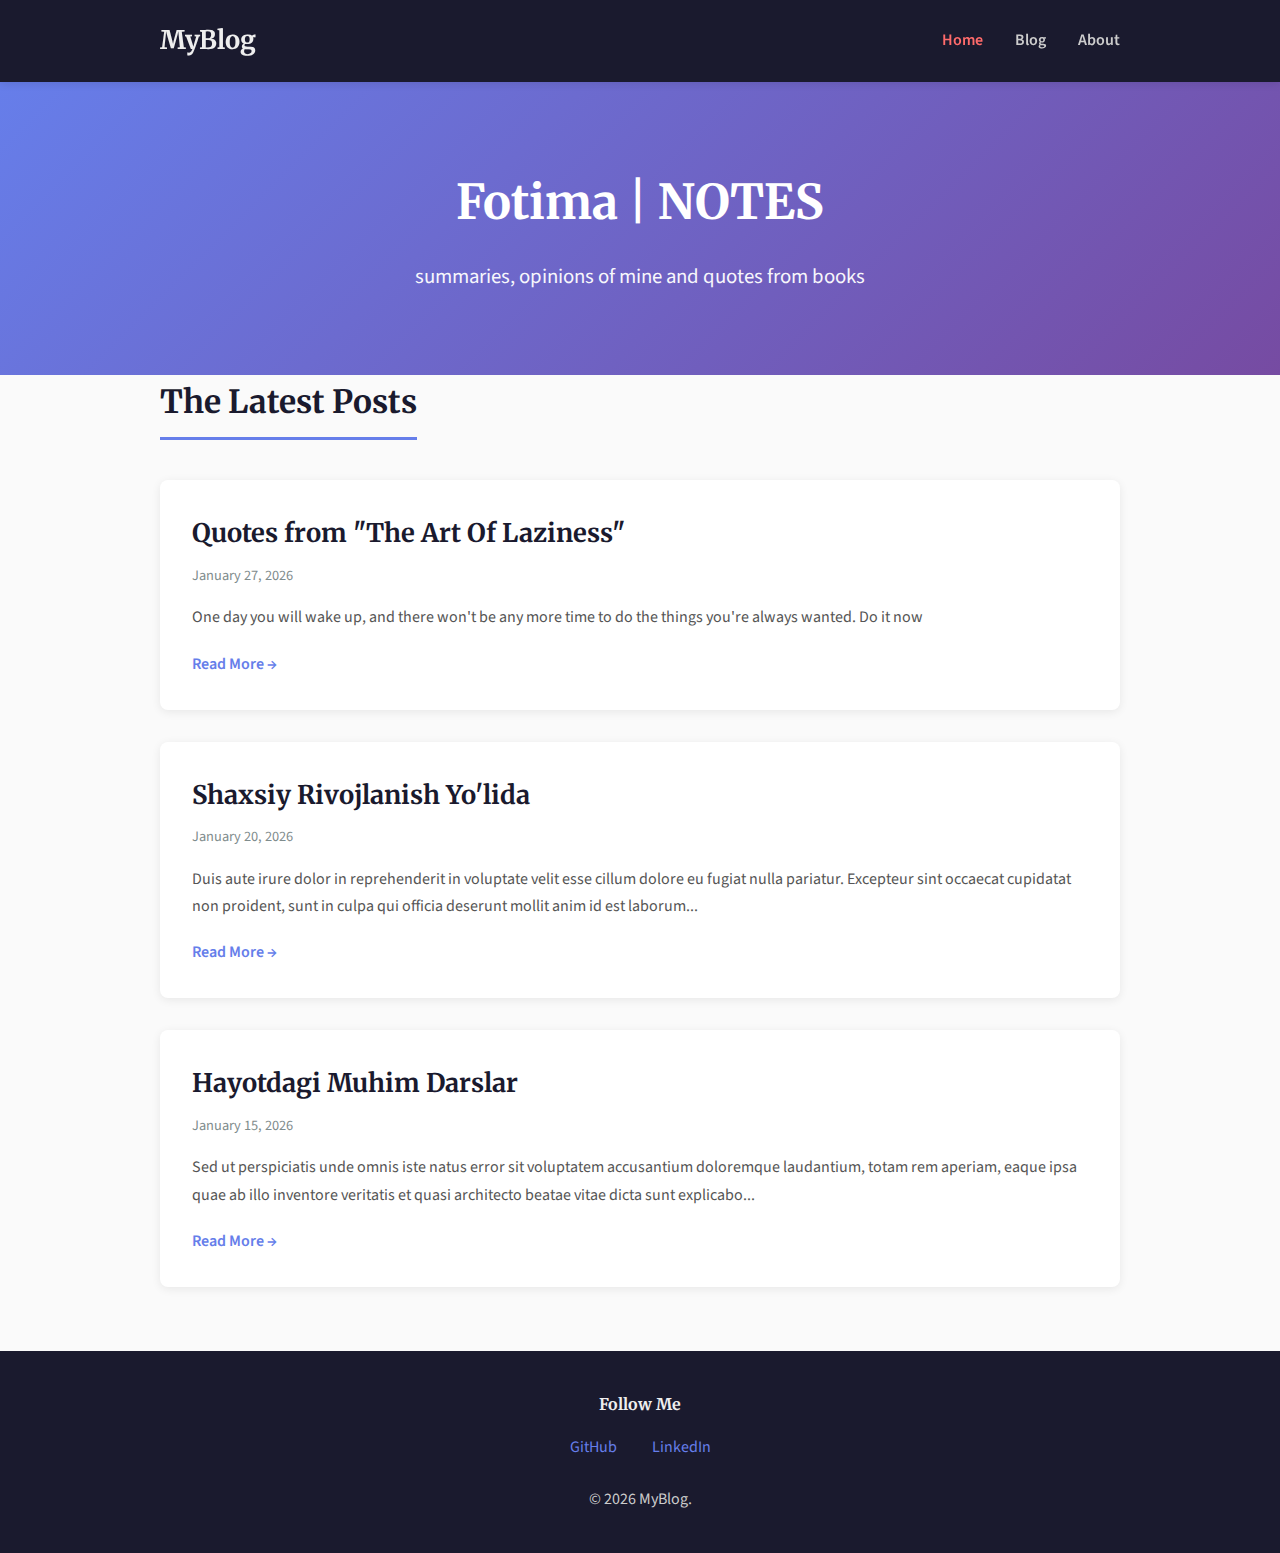
<file: index.html>
<!doctype html>
<html lang="eng">
  <head>
    <meta charset="UTF-8" />
    <meta name="viewport" content="width=device-width, initial-scale=1.0" />
    <title>MyBlog</title>
    <link rel="stylesheet" href="css/home.css" />
    <link
      href="https://fonts.googleapis.com/css2?family=Merriweather:wght@300;400;700&family=Source+Sans+Pro:wght@400;600&display=swap"
      rel="stylesheet"
    />
  </head>
  <body>
    <nav class="navbar">
      <div class="container">
        <div class="nav-brand">MyBlog</div>
        <ul class="nav-links">
          <li><a href="index.html" class="active">Home</a></li>
          <li><a href="blog.html">Blog</a></li>
          <li><a href="about.html">About</a></li>
        </ul>
      </div>
    </nav>

    <header class="hero">
      <div class="container">
        <h1>Fotima | NOTES</h1>
        <p>summaries, opinions of mine and quotes from books</p>
      </div>
    </header>

    <main class="container">
      <section class="latest-posts">
        <h2>The Latest Posts</h2>

        <article class="post-preview">
          <h3>Quotes from "The Art Of Laziness"</h3>
          <p class="post-date">January 27, 2026</p>
          <p class="post-excerpt">
            One day you will wake up, and there won't be any more time to do the
            things you're always wanted. Do it now
          </p>
          <a href="posts/post1.html" class="read-more">Read More →</a>
        </article>

        <article class="post-preview">
          <h3>Shaxsiy Rivojlanish Yo'lida</h3>
          <p class="post-date">January 20, 2026</p>
          <p class="post-excerpt">
            Duis aute irure dolor in reprehenderit in voluptate velit esse
            cillum dolore eu fugiat nulla pariatur. Excepteur sint occaecat
            cupidatat non proident, sunt in culpa qui officia deserunt mollit
            anim id est laborum...
          </p>
          <a href="posts/post2.html" class="read-more">Read More →</a>
        </article>

        <article class="post-preview">
          <h3>Hayotdagi Muhim Darslar</h3>
          <p class="post-date">January 15, 2026</p>
          <p class="post-excerpt">
            Sed ut perspiciatis unde omnis iste natus error sit voluptatem
            accusantium doloremque laudantium, totam rem aperiam, eaque ipsa
            quae ab illo inventore veritatis et quasi architecto beatae vitae
            dicta sunt explicabo...
          </p>
          <a href="posts/post3.html" class="read-more">Read More →</a>
        </article>
      </section>
    </main>

    <footer class="footer">
      <div class="container">
        <div class="footer-content">
          <div class="social-links">
            <h4>Follow Me</h4>
            <a href="https://github.com/NuriddinovaFotima" target="_blank"
              >GitHub</a
            >
            <a href="https://linkedin.com/in/fotima-nuriddinova" target="_blank"
              >LinkedIn</a
            >
          </div>
          <p>&copy; 2026 MyBlog.</p>
        </div>
      </div>
    </footer>

    <script src="js/home.js"></script>
  </body>
</html>
</file>
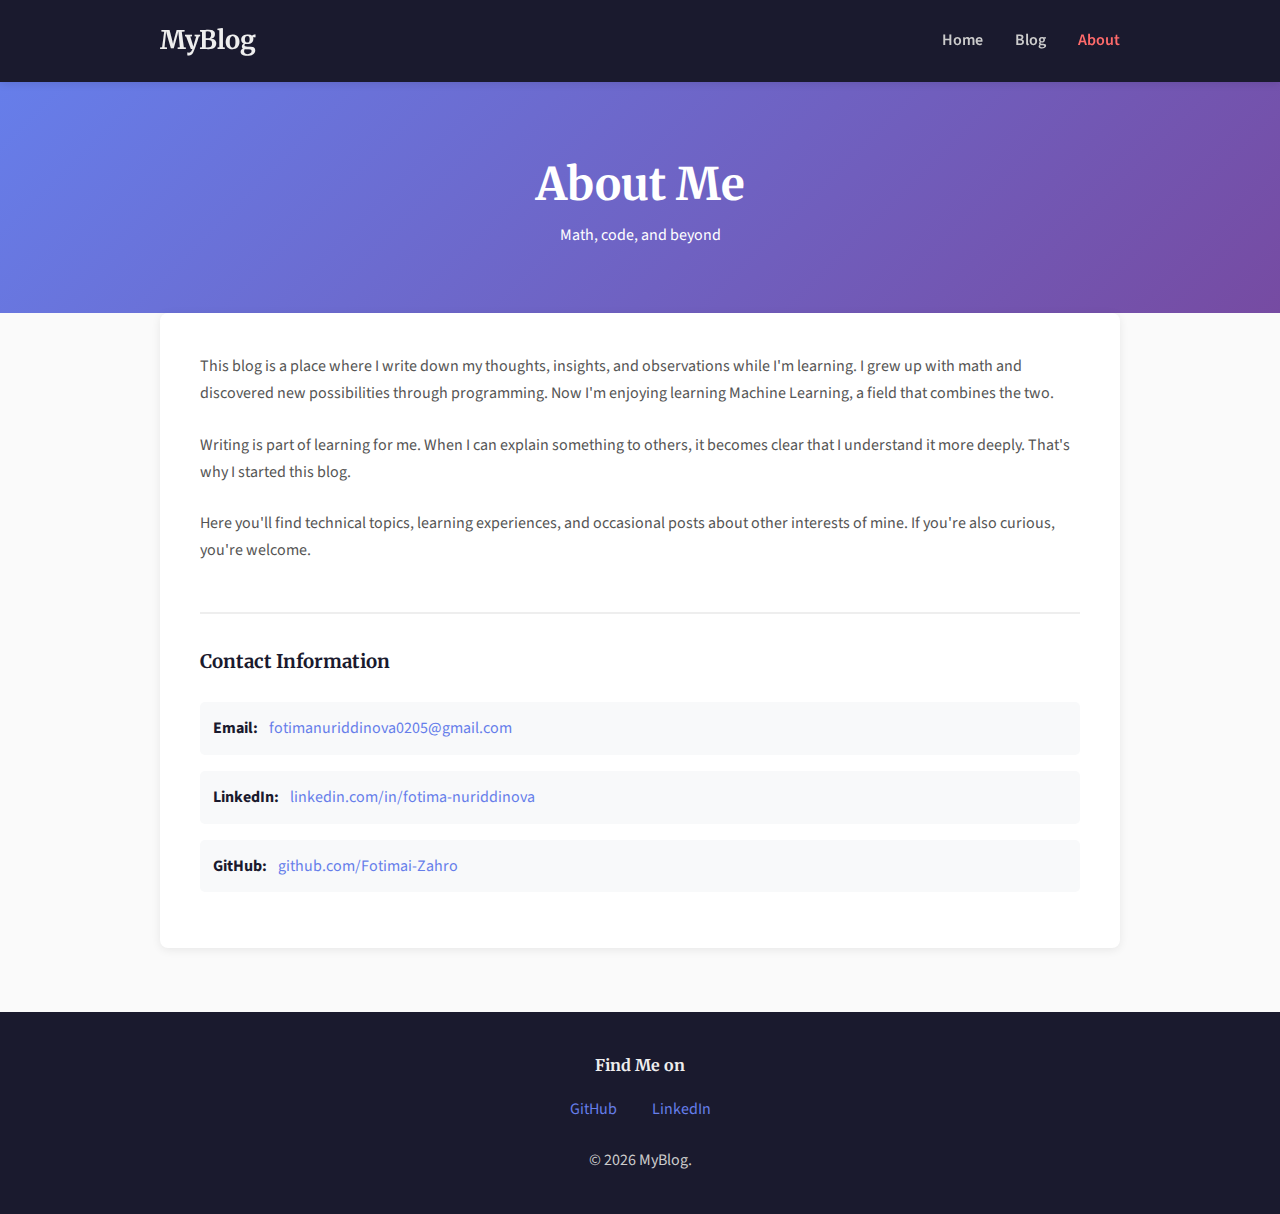
<file: about.html>
<!doctype html>
<html lang="eng">
  <head>
    <meta charset="UTF-8" />
    <meta name="viewport" content="width=device-width, initial-scale=1.0" />
    <title>About - Personal Blog</title>
    <link rel="stylesheet" href="css/about.css" />
    <link
      href="https://fonts.googleapis.com/css2?family=Merriweather:wght@300;400;700&family=Source+Sans+Pro:wght@400;600&display=swap"
      rel="stylesheet"
    />
  </head>
  <body>
    <nav class="navbar">
      <div class="container">
        <div class="nav-brand">MyBlog</div>
        <ul class="nav-links">
          <li><a href="index.html">Home</a></li>
          <li><a href="blog.html">Blog</a></li>
          <li><a href="about.html" class="active">About</a></li>
        </ul>
      </div>
    </nav>

    <header class="page-header">
      <div class="container">
        <h1>About Me</h1>
        <p>Math, code, and beyond</p>
      </div>
    </header>

    <main class="container">
      <section class="about-content">
        <div class="about-text">
          <p>
            This blog is a place where I write down my thoughts, insights, and
            observations while I'm learning. I grew up with math and discovered
            new possibilities through programming. Now I'm enjoying learning
            Machine Learning, a field that combines the two.
          </p>
          <p>
            Writing is part of learning for me. When I can explain something to
            others, it becomes clear that I understand it more deeply. That's
            why I started this blog.
          </p>
          <p>
            Here you'll find technical topics, learning experiences, and
            occasional posts about other interests of mine. If you're also
            curious, you're welcome.
          </p>
        </div>

        <div class="contact-info">
          <h3>Contact Information</h3>
          <div class="contact-item">
            <strong>Email:</strong>
            <a href="mailto:fotimanuriddinova0205@gmail.com"
              >fotimanuriddinova0205@gmail.com</a
            >
          </div>
          <div class="contact-item">
            <strong>LinkedIn:</strong>
            <a href="https://linkedin.com/in/fotima-nuriddinova" target="_blank"
              >linkedin.com/in/fotima-nuriddinova</a
            >
          </div>
          <div class="contact-item">
            <strong>GitHub:</strong>
            <a href="https://github.com/Fotimai-Zahro" target="_blank"
              >github.com/Fotimai-Zahro</a
            >
          </div>
        </div>
      </section>
    </main>

    <footer class="footer">
      <div class="container">
        <div class="footer-content">
          <div class="social-links">
            <h4>Find Me on</h4>
            <a href="https://github.com/Fotimai-Zahro" target="_blank"
              >GitHub</a
            >
            <a href="https://linkedin.com/in/fotima-nuriddinova" target="_blank"
              >LinkedIn</a
            >
          </div>
          <p>&copy; 2026 MyBlog.</p>
        </div>
      </div>
    </footer>

    <script src="js/about.js"></script>
  </body>
</html>
</file>
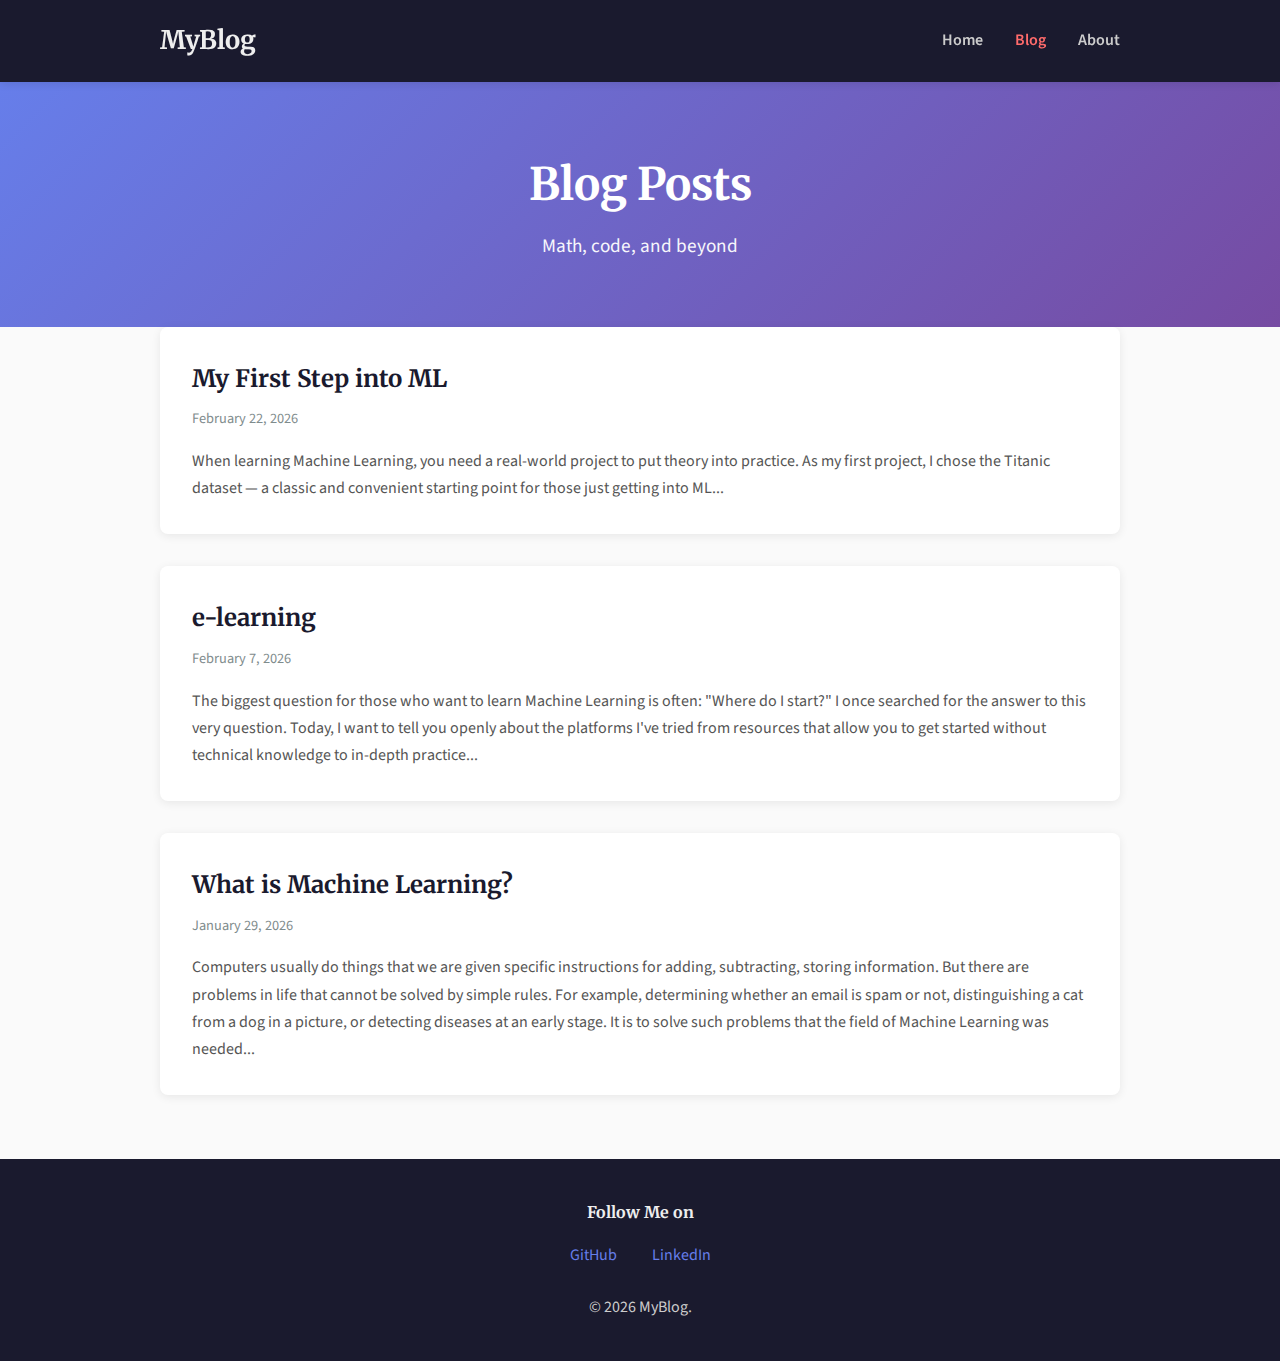
<file: blog.html>
<!doctype html>
<html lang="eng">
  <head>
    <meta charset="UTF-8" />
    <meta name="viewport" content="width=device-width, initial-scale=1.0" />
    <title>Blog - MyBlog</title>
    <link rel="stylesheet" href="css/blog.css" />
    <link
      href="https://fonts.googleapis.com/css2?family=Merriweather:wght@300;400;700&family=Source+Sans+Pro:wght@400;600&display=swap"
      rel="stylesheet"
    />
  </head>
  <body>
    <nav class="navbar">
      <div class="container">
        <div class="nav-brand">MyBlog</div>
        <ul class="nav-links">
          <li><a href="index.html">Home</a></li>
          <li><a href="blog.html" class="active">Blog</a></li>
          <li><a href="about.html">About</a></li>
        </ul>
      </div>
    </nav>

    <header class="page-header">
      <div class="container">
        <h1>Blog Posts</h1>
        <p>Math, code, and beyond</p>
      </div>
    </header>

    <main class="container">
      <section class="blog-posts">
        <article class="blog-post-card">
          <h2>
            <a href="posts/post1.html">My First Step into ML</a>
          </h2>
          <p class="post-date">February 22, 2026</p>
          <p class="post-summary">
            When learning Machine Learning, you need a real-world project to put
            theory into practice. As my first project, I chose the Titanic
            dataset — a classic and convenient starting point for those just
            getting into ML...
          </p>
        </article>

        <article class="blog-post-card">
          <h2><a href="posts/post2.html">e-learning</a></h2>
          <p class="post-date">February 7, 2026</p>
          <p class="post-summary">
            The biggest question for those who want to learn Machine Learning is
            often: "Where do I start?" I once searched for the answer to this
            very question. Today, I want to tell you openly about the platforms
            I've tried from resources that allow you to get started without
            technical knowledge to in-depth practice...
          </p>
        </article>

        <article class="blog-post-card">
          <h2><a href="posts/post3.html">What is Machine Learning?</a></h2>
          <p class="post-date">January 29, 2026</p>
          <p class="post-summary">
            Computers usually do things that we are given specific instructions
            for adding, subtracting, storing information. But there are problems
            in life that cannot be solved by simple rules. For example,
            determining whether an email is spam or not, distinguishing a cat
            from a dog in a picture, or detecting diseases at an early stage. It
            is to solve such problems that the field of Machine Learning was
            needed...
          </p>
        </article>
      </section>
    </main>

    <footer class="footer">
      <div class="container">
        <div class="footer-content">
          <div class="social-links">
            <h4>Follow Me on</h4>
            <a href="https://github.com/Fotimai-Zahro" target="_blank"
              >GitHub</a
            >
            <a href="https://linkedin.com/in/FotimaNuriddinova" target="_blank"
              >LinkedIn</a
            >
          </div>
          <p>&copy; 2026 MyBlog.</p>
        </div>
      </div>
    </footer>

    <script src="js/blog.js"></script>
  </body>
</html>
</file>
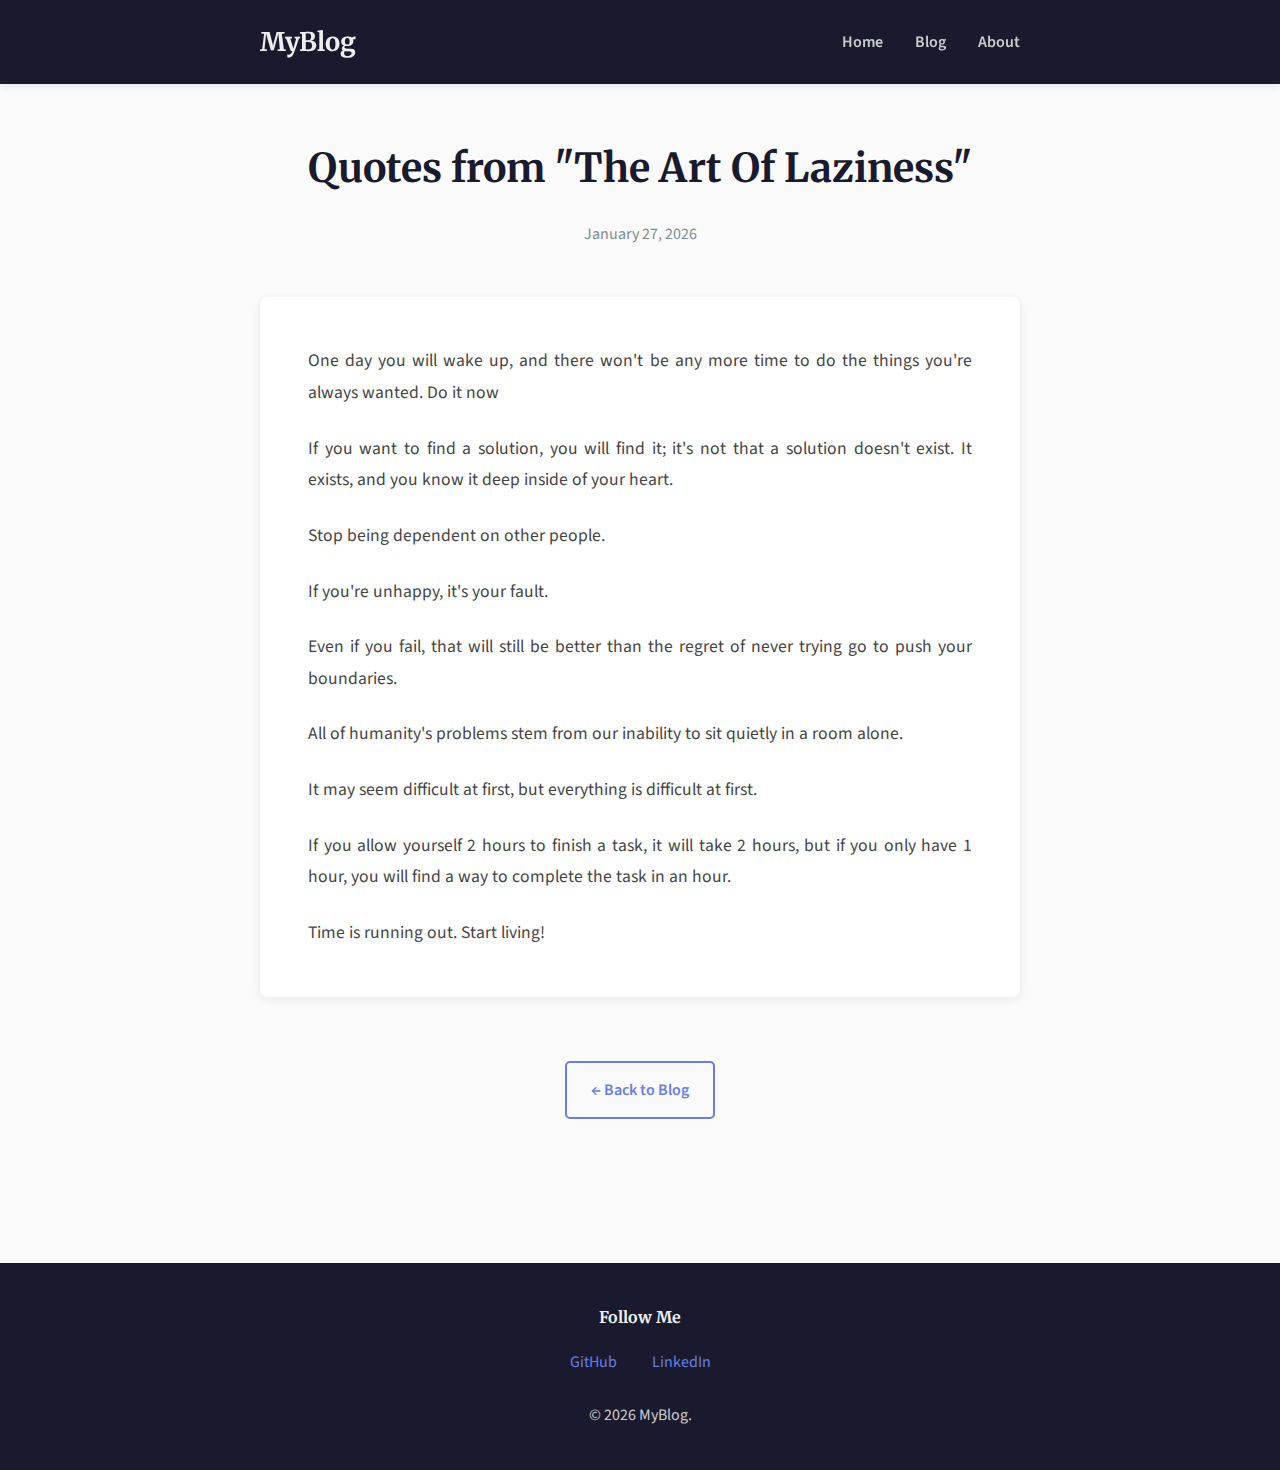
<file: posts/post1.html>
<!doctype html>
<html lang="eng">
  <head>
    <meta charset="UTF-8" />
    <meta name="viewport" content="width=device-width, initial-scale=1.0" />
    <title>Quotes from "The Art Of Laziness" - Personal Blog</title>
    <link rel="stylesheet" href="../css/post.css" />
    <link
      href="https://fonts.googleapis.com/css2?family=Merriweather:wght@300;400;700&family=Source+Sans+Pro:wght@400;600&display=swap"
      rel="stylesheet"
    />
  </head>
  <body>
    <nav class="navbar">
      <div class="container">
        <div class="nav-brand">MyBlog</div>
        <ul class="nav-links">
          <li><a href="../index.html">Home</a></li>
          <li><a href="../blog.html">Blog</a></li>
          <li><a href="../about.html">About</a></li>
        </ul>
      </div>
    </nav>

    <article class="post-container">
      <div class="container">
        <header class="post-header">
          <h1>Quotes from "The Art Of Laziness"</h1>
          <p class="post-meta">January 27, 2026</p>
        </header>

        <div class="post-content">
          <p>
            One day you will wake up, and there won't be any more time to do the
            things you're always wanted. Do it now
          </p>
          <p>
            If you want to find a solution, you will find it; it's not that a
            solution doesn't exist. It exists, and you know it deep inside of
            your heart.
          </p>
          <p>Stop being dependent on other people.</p>
          <p>If you're unhappy, it's your fault.</p>
          <p>
            Even if you fail, that will still be better than the regret of never
            trying go to push your boundaries.
          </p>
          <p>
            All of humanity's problems stem from our inability to sit quietly in
            a room alone.
          </p>
          <p>
            It may seem difficult at first, but everything is difficult at
            first.
          </p>
          <p>
            If you allow yourself 2 hours to finish a task, it will take 2
            hours, but if you only have 1 hour, you will find a way to complete
            the task in an hour.
          </p>
          <p>Time is running out. Start living!</p>
        </div>

        <div class="post-navigation">
          <a href="../blog.html" class="back-to-blog">← Back to Blog</a>
        </div>
      </div>
    </article>

    <footer class="footer">
      <div class="container">
        <div class="footer-content">
          <div class="social-links">
            <h4>Follow Me</h4>
            <a href="https://github.com/NuriddinovaFotima" target="_blank"
              >GitHub</a
            >
            <a href="https://linkedin.com/in/fotima-nuriddinova" target="_blank"
              >LinkedIn</a
            >
          </div>
          <p>&copy; 2026 MyBlog.</p>
        </div>
      </div>
    </footer>

    <script src="../js/post1.js"></script>
  </body>
</html>
</file>
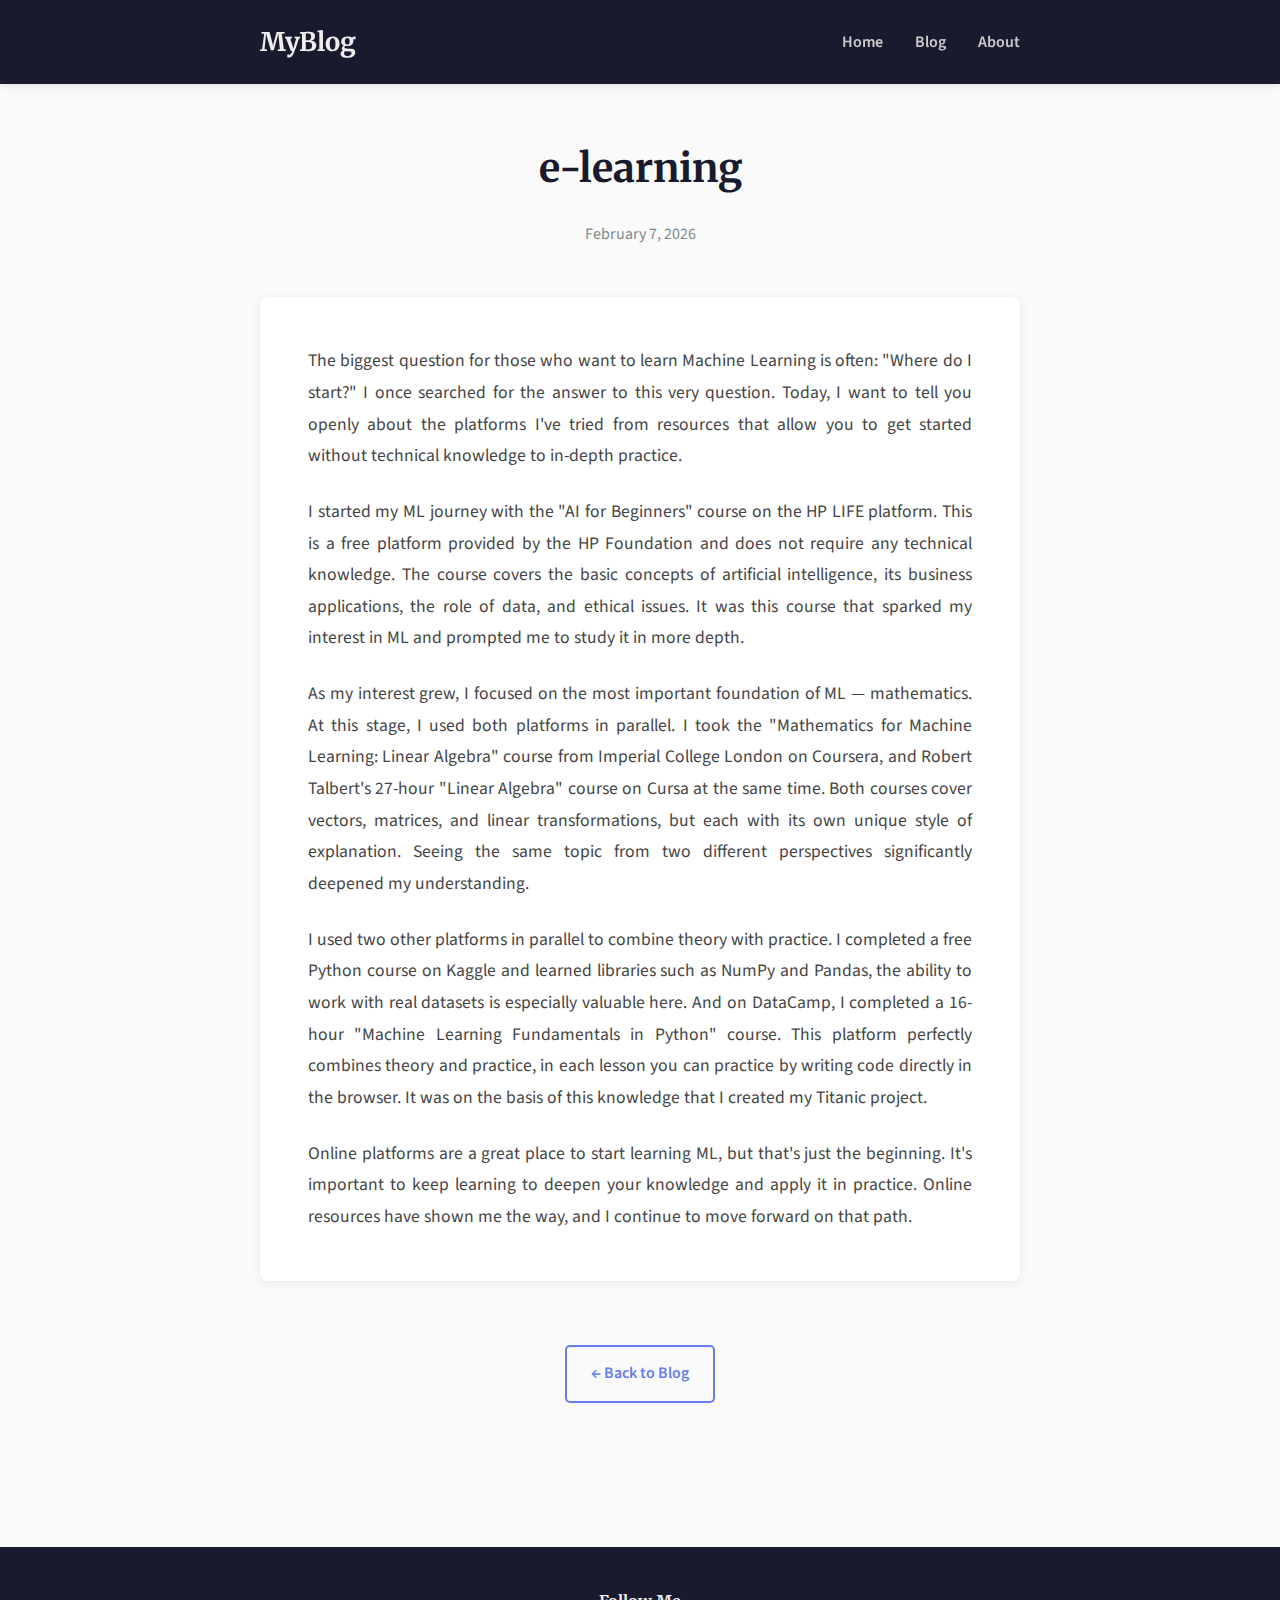
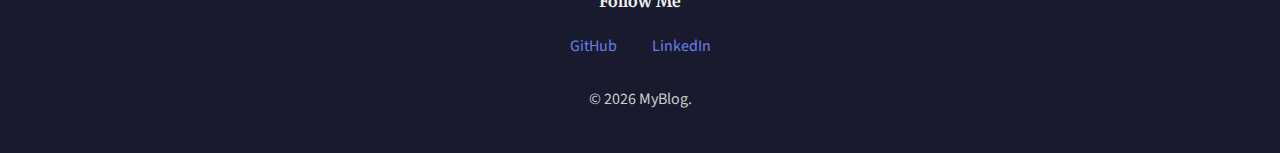
<file: posts/post2.html>
<!DOCTYPE html>
<html lang="eng">
<head>
    <meta charset="UTF-8">
    <meta name="viewport" content="width=device-width, initial-scale=1.0">
    <title>e-learning - MyBlog</title>
    <link rel="stylesheet" href="../css/post.css">
    <link href="https://fonts.googleapis.com/css2?family=Merriweather:wght@300;400;700&family=Source+Sans+Pro:wght@400;600&display=swap" rel="stylesheet">
</head>
<body>
    <nav class="navbar">
        <div class="container">
            <div class="nav-brand">MyBlog</div>
            <ul class="nav-links">
                <li><a href="../index.html">Home</a></li>
                <li><a href="../blog.html">Blog</a></li>
                <li><a href="../about.html">About</a></li>
            </ul>
        </div>
    </nav>

    <article class="post-container">
        <div class="container">
            <header class="post-header">
                <h1>e-learning</h1>
                <p class="post-meta">February 7, 2026</p>
            </header>

            <div class="post-content">
                <p>The biggest question for those who want to learn Machine Learning is often: "Where do I start?" I once searched for the answer to this very question. Today, I want to tell you openly about the platforms I've tried from resources that allow you to get started without technical knowledge to in-depth practice.</p>

                <p>I started my ML journey with the "AI for Beginners" course on the HP LIFE platform. This is a free platform provided by the HP Foundation and does not require any technical knowledge. The course covers the basic concepts of artificial intelligence, its business applications, the role of data, and ethical issues. It was this course that sparked my interest in ML and prompted me to study it in more depth.</p>

                <p>As my interest grew, I focused on the most important foundation of ML — mathematics. At this stage, I used both platforms in parallel.  I took the "Mathematics for Machine Learning: Linear Algebra" course from Imperial College London on Coursera, and Robert Talbert's 27-hour "Linear Algebra" course on Cursa at the same time. Both courses cover vectors, matrices, and linear transformations, but each with its own unique style of explanation. Seeing the same topic from two different perspectives significantly deepened my understanding.</p>

                <p>I used two other platforms in parallel to combine theory with practice. I completed a free Python course on Kaggle and learned libraries such as NumPy and Pandas, the ability to work with real datasets is especially valuable here. And on DataCamp, I completed a 16-hour "Machine Learning Fundamentals in Python" course. This platform perfectly combines theory and practice, in each lesson you can practice by writing code directly in the browser. It was on the basis of this knowledge that I created my Titanic project.</p>

                <p>Online platforms are a great place to start learning ML, but that's just the beginning. It's important to keep learning to deepen your knowledge and apply it in practice. Online resources have shown me the way, and I continue to move forward on that path.</p>

            
            </div>

            <div class="post-navigation">
                <a href="../blog.html" class="back-to-blog">← Back to Blog</a>
            </div>
        </div>
    </article>

    <footer class="footer">
        <div class="container">
            <div class="footer-content">
                <div class="social-links">
                    <h4>Follow Me</h4>
                    <a href="https://github.com/Fotimai-Zahro" target="_blank">GitHub</a>
                    <a href="https://linkedin.com/in/FotimaNuriddinova" target="_blank">LinkedIn</a>
                </div>
                <p>&copy; 2026 MyBlog.</p>
            </div>
        </div>
    </footer>

    <script src="../js/post2.js"></script>
</body>
</html>
</file>
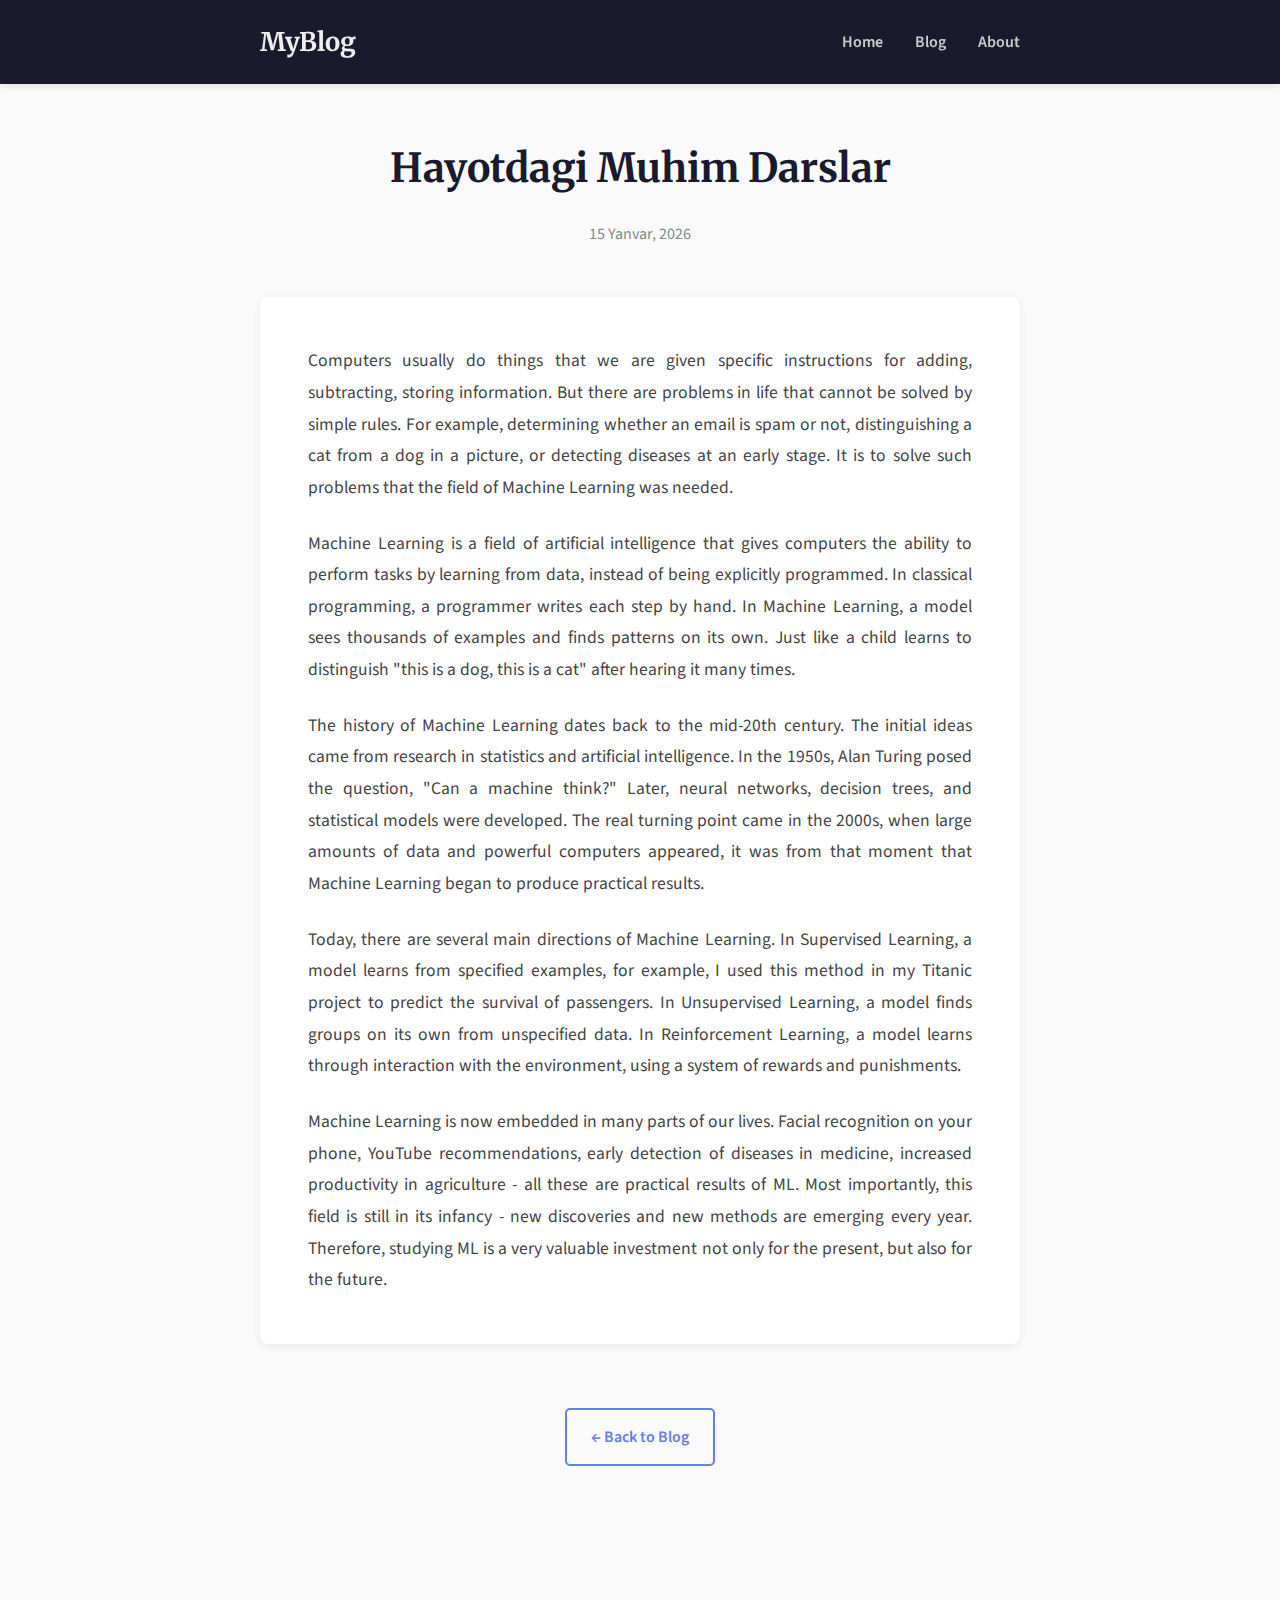
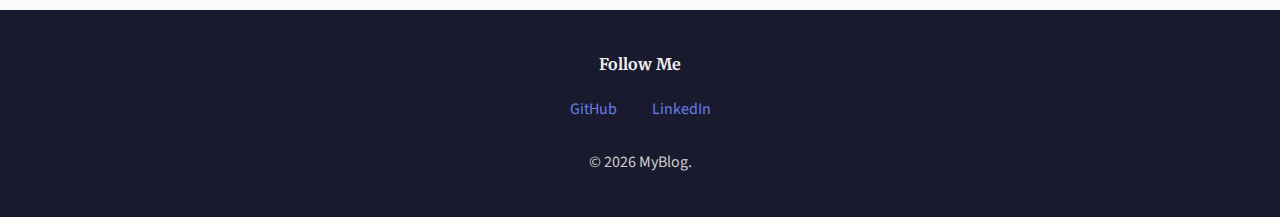
<file: posts/post3.html>
<!DOCTYPE html>
<html lang="eng">
<head>
    <meta charset="UTF-8">
    <meta name="viewport" content="width=device-width, initial-scale=1.0">
    <title>Hayotdagi Muhim Darslar - Personal Blog</title>
    <link rel="stylesheet" href="../css/post.css">
    <link href="https://fonts.googleapis.com/css2?family=Merriweather:wght@300;400;700&family=Source+Sans+Pro:wght@400;600&display=swap" rel="stylesheet">
</head>
<body>
    <nav class="navbar">
        <div class="container">
            <div class="nav-brand">MyBlog</div>
            <ul class="nav-links">
                <li><a href="../index.html">Home</a></li>
                <li><a href="../blog.html">Blog</a></li>
                <li><a href="../about.html">About</a></li>
            </ul>
        </div>
    </nav>

    <article class="post-container">
        <div class="container">
            <header class="post-header">
                <h1>Hayotdagi Muhim Darslar</h1>
                <p class="post-meta">15 Yanvar, 2026</p>
            </header>

            <div class="post-content">
                <p>Computers usually do things that we are given specific instructions for adding, subtracting, storing information. But there are problems in life that cannot be solved by simple rules. For example, determining whether an email is spam or not, distinguishing a cat from a dog in a picture, or detecting diseases at an early stage. It is to solve such problems that the field of Machine Learning was needed.</p>
                <p>Machine Learning is a field of artificial intelligence that gives computers the ability to perform tasks by learning from data, instead of being explicitly programmed. In classical programming, a programmer writes each step by hand. In Machine Learning, a model sees thousands of examples and finds patterns on its own. Just like a child learns to distinguish "this is a dog, this is a cat" after hearing it many times.</p>
                <p>The history of Machine Learning dates back to the mid-20th century. The initial ideas came from research in statistics and artificial intelligence.  In the 1950s, Alan Turing posed the question, "Can a machine think?" Later, neural networks, decision trees, and statistical models were developed. The real turning point came in the 2000s, when large amounts of data and powerful computers appeared, it was from that moment that Machine Learning began to produce practical results.</p>
                <p>Today, there are several main directions of Machine Learning. In Supervised Learning, a model learns from specified examples, for example, I used this method in my Titanic project to predict the survival of passengers. In Unsupervised Learning, a model finds groups on its own from unspecified data. In Reinforcement Learning, a model learns through interaction with the environment, using a system of rewards and punishments.</p>
                <p>Machine Learning is now embedded in many parts of our lives.  Facial recognition on your phone, YouTube recommendations, early detection of diseases in medicine, increased productivity in agriculture - all these are practical results of ML. Most importantly, this field is still in its infancy - new discoveries and new methods are emerging every year. Therefore, studying ML is a very valuable investment not only for the present, but also for the future.</p>
            </div>

            <div class="post-navigation">
                <a href="../blog.html" class="back-to-blog">← Back to Blog</a>
            </div>
        </div>
    </article>

    <footer class="footer">
        <div class="container">
            <div class="footer-content">
                <div class="social-links">
                    <h4>Follow Me</h4>
                    <a href="https://github.com/Fotimai-Zahro" target="_blank">GitHub</a>
                    <a href="https://linkedin.com/in/fotima-nuriddinova" target="_blank">LinkedIn</a>
                </div>
                <p>&copy; 2026 MyBlog.</p>
            </div>
        </div>
    </footer>

    <script src="../js/post3.js"></script>
</body>
</html>
</file>
<file: css/home.css>
* {
    margin: 0;
    padding: 0;
    box-sizing: border-box;
}

body {
    font-family: 'Source Sans Pro', sans-serif;
    line-height: 1.7;
    color: #2c3e50;
    background-color: #fafafa;
}

.container {
    max-width: 1000px;
    margin: 0 auto;
    padding: 0 20px;
}

.navbar {
    background: #1a1a2e;
    padding: 1.2rem 0;
    position: sticky;
    top: 0;
    z-index: 100;
    box-shadow: 0 2px 8px rgba(0, 0, 0, 0.1);
}

.navbar .container {
    display: flex;
    justify-content: space-between;
    align-items: center;
}

.nav-brand {
    font-size: 1.6rem;
    font-weight: 700;
    color: #eee;
    font-family: 'Merriweather', serif;
}

.nav-links {
    display: flex;
    list-style: none;
    gap: 2rem;
}

.nav-links a {
    color: #ccc;
    text-decoration: none;
    font-weight: 600;
    transition: color 0.3s;
}

.nav-links a:hover,
.nav-links a.active {
    color: #ff6b6b;
}

.hero {
    background: linear-gradient(135deg, #667eea 0%, #764ba2 100%);
    color: white;
    padding: 5rem 0;
    text-align: center;
}

.hero h1 {
    font-family: 'Merriweather', serif;
    font-size: 3rem;
    margin-bottom: 1rem;
    font-weight: 700;
}

.hero p {
    font-size: 1.3rem;
    opacity: 0.95;
}

main {
    padding: 3rem 0;
}

.latest-posts h2 {
    font-family: 'Merriweather', serif;
    font-size: 2rem;
    margin-bottom: 2.5rem;
    color: #1a1a2e;
    border-bottom: 3px solid #667eea;
    padding-bottom: 0.5rem;
    display: inline-block;
}

.post-preview {
    background: white;
    padding: 2rem;
    margin-bottom: 2rem;
    border-radius: 8px;
    box-shadow: 0 2px 10px rgba(0, 0, 0, 0.08);
    transition: transform 0.3s, box-shadow 0.3s;
}

.post-preview:hover {
    transform: translateY(-5px);
    box-shadow: 0 5px 20px rgba(0, 0, 0, 0.12);
}

.post-preview h3 {
    font-family: 'Merriweather', serif;
    font-size: 1.6rem;
    margin-bottom: 0.5rem;
    color: #1a1a2e;
}

.post-date {
    color: #7f8c8d;
    font-size: 0.9rem;
    margin-bottom: 1rem;
}

.post-excerpt {
    color: #555;
    margin-bottom: 1.2rem;
    line-height: 1.7;
}

.read-more {
    color: #667eea;
    text-decoration: none;
    font-weight: 600;
    transition: color 0.3s;
}

.read-more:hover {
    color: #764ba2;
}

.footer {
    background: #1a1a2e;
    color: #ccc;
    padding: 2.5rem 0;
    margin-top: 4rem;
}

.footer-content {
    text-align: center;
}

.social-links {
    margin-bottom: 1.5rem;
}

.social-links h4 {
    color: #eee;
    margin-bottom: 1rem;
    font-family: 'Merriweather', serif;
}

.social-links a {
    color: #667eea;
    text-decoration: none;
    margin: 0 1rem;
    transition: color 0.3s;
}

.social-links a:hover {
    color: #ff6b6b;
}

@media (max-width: 768px) {
    .hero h1 {
        font-size: 2rem;
    }

    .hero p {
        font-size: 1.1rem;
    }

    .nav-links {
        gap: 1rem;
    }

    .post-preview {
        padding: 1.5rem;
    }
}
</file>
<file: css/about.css>
* {
    margin: 0;
    padding: 0;
    box-sizing: border-box;
}

body {
    font-family: 'Source Sans Pro', sans-serif;
    line-height: 1.7;
    color: #2c3e50;
    background-color: #fafafa;
}

.container {
    max-width: 1000px;
    margin: 0 auto;
    padding: 0 20px;
}

.navbar {
    background: #1a1a2e;
    padding: 1.2rem 0;
    position: sticky;
    top: 0;
    z-index: 100;
    box-shadow: 0 2px 8px rgba(0, 0, 0, 0.1);
}

.navbar .container {
    display: flex;
    justify-content: space-between;
    align-items: center;
}

.nav-brand {
    font-size: 1.6rem;
    font-weight: 700;
    color: #eee;
    font-family: 'Merriweather', serif;
}

.nav-links {
    display: flex;
    list-style: none;
    gap: 2rem;
}

.nav-links a {
    color: #ccc;
    text-decoration: none;
    font-weight: 600;
    transition: color 0.3s;
}

.nav-links a:hover,
.nav-links a.active {
    color: #ff6b6b;
}

.page-header {
    background: linear-gradient(135deg, #667eea 0%, #764ba2 100%);
    color: white;
    padding: 4rem 0;
    text-align: center;
}

.page-header h1 {
    font-family: 'Merriweather', serif;
    font-size: 2.8rem;
    font-weight: 700;
}

main {
    padding: 3rem 0;
}

.about-content {
    background: white;
    padding: 2.5rem;
    border-radius: 8px;
    box-shadow: 0 2px 10px rgba(0, 0, 0, 0.08);
}

.about-text h2 {
    font-family: 'Merriweather', serif;
    color: #1a1a2e;
    margin-bottom: 1.5rem;
    font-size: 2rem;
}

.about-text h3 {
    font-family: 'Merriweather', serif;
    color: #1a1a2e;
    margin-top: 2rem;
    margin-bottom: 1rem;
    font-size: 1.5rem;
}

.about-text p {
    margin-bottom: 1.5rem;
    color: #555;
}

.contact-info {
    margin-top: 3rem;
    padding-top: 2rem;
    border-top: 2px solid #eee;
}

.contact-info h3 {
    font-family: 'Merriweather', serif;
    color: #1a1a2e;
    margin-bottom: 1.5rem;
}

.contact-item {
    margin-bottom: 1rem;
    padding: 0.8rem;
    background: #f8f9fa;
    border-radius: 5px;
}

.contact-item strong {
    color: #1a1a2e;
    margin-right: 0.5rem;
}

.contact-item a {
    color: #667eea;
    text-decoration: none;
    transition: color 0.3s;
}

.contact-item a:hover {
    color: #764ba2;
}

.footer {
    background: #1a1a2e;
    color: #ccc;
    padding: 2.5rem 0;
    margin-top: 4rem;
}

.footer-content {
    text-align: center;
}

.social-links {
    margin-bottom: 1.5rem;
}

.social-links h4 {
    color: #eee;
    margin-bottom: 1rem;
    font-family: 'Merriweather', serif;
}

.social-links a {
    color: #667eea;
    text-decoration: none;
    margin: 0 1rem;
    transition: color 0.3s;
}

.social-links a:hover {
    color: #ff6b6b;
}

@media (max-width: 768px) {
    .page-header h1 {
        font-size: 2rem;
    }

    .nav-links {
        gap: 1rem;
    }

    .about-content {
        padding: 1.5rem;
    }
}
</file>
<file: css/blog.css>
* {
  margin: 0;
  padding: 0;
  box-sizing: border-box;
}

body {
  font-family: 'Source Sans Pro', sans-serif;
  line-height: 1.7;
  color: #2c3e50;
  background-color: #fafafa;
}

.container {
  max-width: 1000px;
  margin: 0 auto;
  padding: 0 20px;
}

.navbar {
  background: #1a1a2e;
  padding: 1.2rem 0;
  position: sticky;
  top: 0;
  z-index: 100;
  box-shadow: 0 2px 8px rgba(0, 0, 0, 0.1);
}

.navbar .container {
  display: flex;
  justify-content: space-between;
  align-items: center;
}

.nav-brand {
  font-size: 1.6rem;
  font-weight: 700;
  color: #eee;
  font-family: 'Merriweather', serif;
}

.nav-links {
  display: flex;
  list-style: none;
  gap: 2rem;
}

.nav-links a {
  color: #ccc;
  text-decoration: none;
  font-weight: 600;
  transition: color 0.3s;
}

.nav-links a:hover,
.nav-links a.active {
  color: #ff6b6b;
}

.page-header {
  background: linear-gradient(135deg, #667eea 0%, #764ba2 100%);
  color: white;
  padding: 4rem 0;
  text-align: center;
}

.page-header h1 {
  font-family: 'Merriweather', serif;
  font-size: 2.8rem;
  margin-bottom: 0.5rem;
  font-weight: 700;
}

.page-header p {
  font-size: 1.2rem;
  opacity: 0.95;
}

main {
  padding: 3rem 0;
}

.blog-posts {
  display: grid;
  gap: 2rem;
}

.blog-post-card {
  background: white;
  padding: 2rem;
  border-radius: 8px;
  box-shadow: 0 2px 10px rgba(0, 0, 0, 0.08);
  transition:
    transform 0.3s,
    box-shadow 0.3s;
}

.blog-post-card:hover {
  transform: translateY(-5px);
  box-shadow: 0 5px 20px rgba(0, 0, 0, 0.12);
}

.blog-post-card h2 {
  font-family: 'Merriweather', serif;
  margin-bottom: 0.5rem;
}

.blog-post-card h2 a {
  color: #1a1a2e;
  text-decoration: none;
  transition: color 0.3s;
}

.blog-post-card h2 a:hover {
  color: #667eea;
}

.post-date {
  color: #7f8c8d;
  font-size: 0.9rem;
  margin-bottom: 1rem;
}

.post-summary {
  color: #555;
  line-height: 1.7;
}

.footer {
  background: #1a1a2e;
  color: #ccc;
  padding: 2.5rem 0;
  margin-top: 4rem;
}

.footer-content {
  text-align: center;
}

.social-links {
  margin-bottom: 1.5rem;
}

.social-links h4 {
  color: #eee;
  margin-bottom: 1rem;
  font-family: 'Merriweather', serif;
}

.social-links a {
  color: #667eea;
  text-decoration: none;
  margin: 0 1rem;
  transition: color 0.3s;
}

.social-links a:hover {
  color: #ff6b6b;
}

@media (max-width: 768px) {
  .page-header h1 {
    font-size: 2rem;
  }

  .nav-links {
    gap: 1rem;
  }

  .blog-post-card {
    padding: 1.5rem;
  }
}
</file>
<file: css/post.css>
* {
    margin: 0;
    padding: 0;
    box-sizing: border-box;
}

body {
    font-family: 'Source Sans Pro', sans-serif;
    line-height: 1.8;
    color: #2c3e50;
    background-color: #fafafa;
}

.container {
    max-width: 800px;
    margin: 0 auto;
    padding: 0 20px;
}

.navbar {
    background: #1a1a2e;
    padding: 1.2rem 0;
    position: sticky;
    top: 0;
    z-index: 100;
    box-shadow: 0 2px 8px rgba(0, 0, 0, 0.1);
}

.navbar .container {
    display: flex;
    justify-content: space-between;
    align-items: center;
}

.nav-brand {
    font-size: 1.6rem;
    font-weight: 700;
    color: #eee;
    font-family: 'Merriweather', serif;
}

.nav-links {
    display: flex;
    list-style: none;
    gap: 2rem;
}

.nav-links a {
    color: #ccc;
    text-decoration: none;
    font-weight: 600;
    transition: color 0.3s;
}

.nav-links a:hover {
    color: #ff6b6b;
}

.post-container {
    padding: 3rem 0;
}

.post-header {
    text-align: center;
    margin-bottom: 3rem;
}

.post-header h1 {
    font-family: 'Merriweather', serif;
    font-size: 2.5rem;
    color: #1a1a2e;
    margin-bottom: 1rem;
    font-weight: 700;
}

.post-meta {
    color: #7f8c8d;
    font-size: 1rem;
}

.post-content {
    background: white;
    padding: 3rem;
    border-radius: 8px;
    box-shadow: 0 2px 10px rgba(0, 0, 0, 0.08);
    margin-bottom: 2rem;
}

.post-content p {
    margin-bottom: 1.5rem;
    font-size: 1.1rem;
    color: #444;
    text-align: justify;
}

.post-content p:last-child {
    margin-bottom: 0;
}

.post-navigation {
    text-align: center;
    padding: 2rem 0;
}

.back-to-blog {
    color: #667eea;
    text-decoration: none;
    font-weight: 600;
    padding: 0.8rem 1.5rem;
    border: 2px solid #667eea;
    border-radius: 5px;
    display: inline-block;
    transition: background-color 0.3s, color 0.3s;
}

.back-to-blog:hover {
    background-color: #667eea;
    color: white;
}

.footer {
    background: #1a1a2e;
    color: #ccc;
    padding: 2.5rem 0;
    margin-top: 4rem;
}

.footer-content {
    text-align: center;
}

.social-links {
    margin-bottom: 1.5rem;
}

.social-links h4 {
    color: #eee;
    margin-bottom: 1rem;
    font-family: 'Merriweather', serif;
}

.social-links a {
    color: #667eea;
    text-decoration: none;
    margin: 0 1rem;
    transition: color 0.3s;
}

.social-links a:hover {
    color: #ff6b6b;
}

@media (max-width: 768px) {
    .post-header h1 {
        font-size: 2rem;
    }

    .nav-links {
        gap: 1rem;
    }

    .post-content {
        padding: 2rem 1.5rem;
    }

    .post-content p {
        font-size: 1rem;
    }
}
</file>
